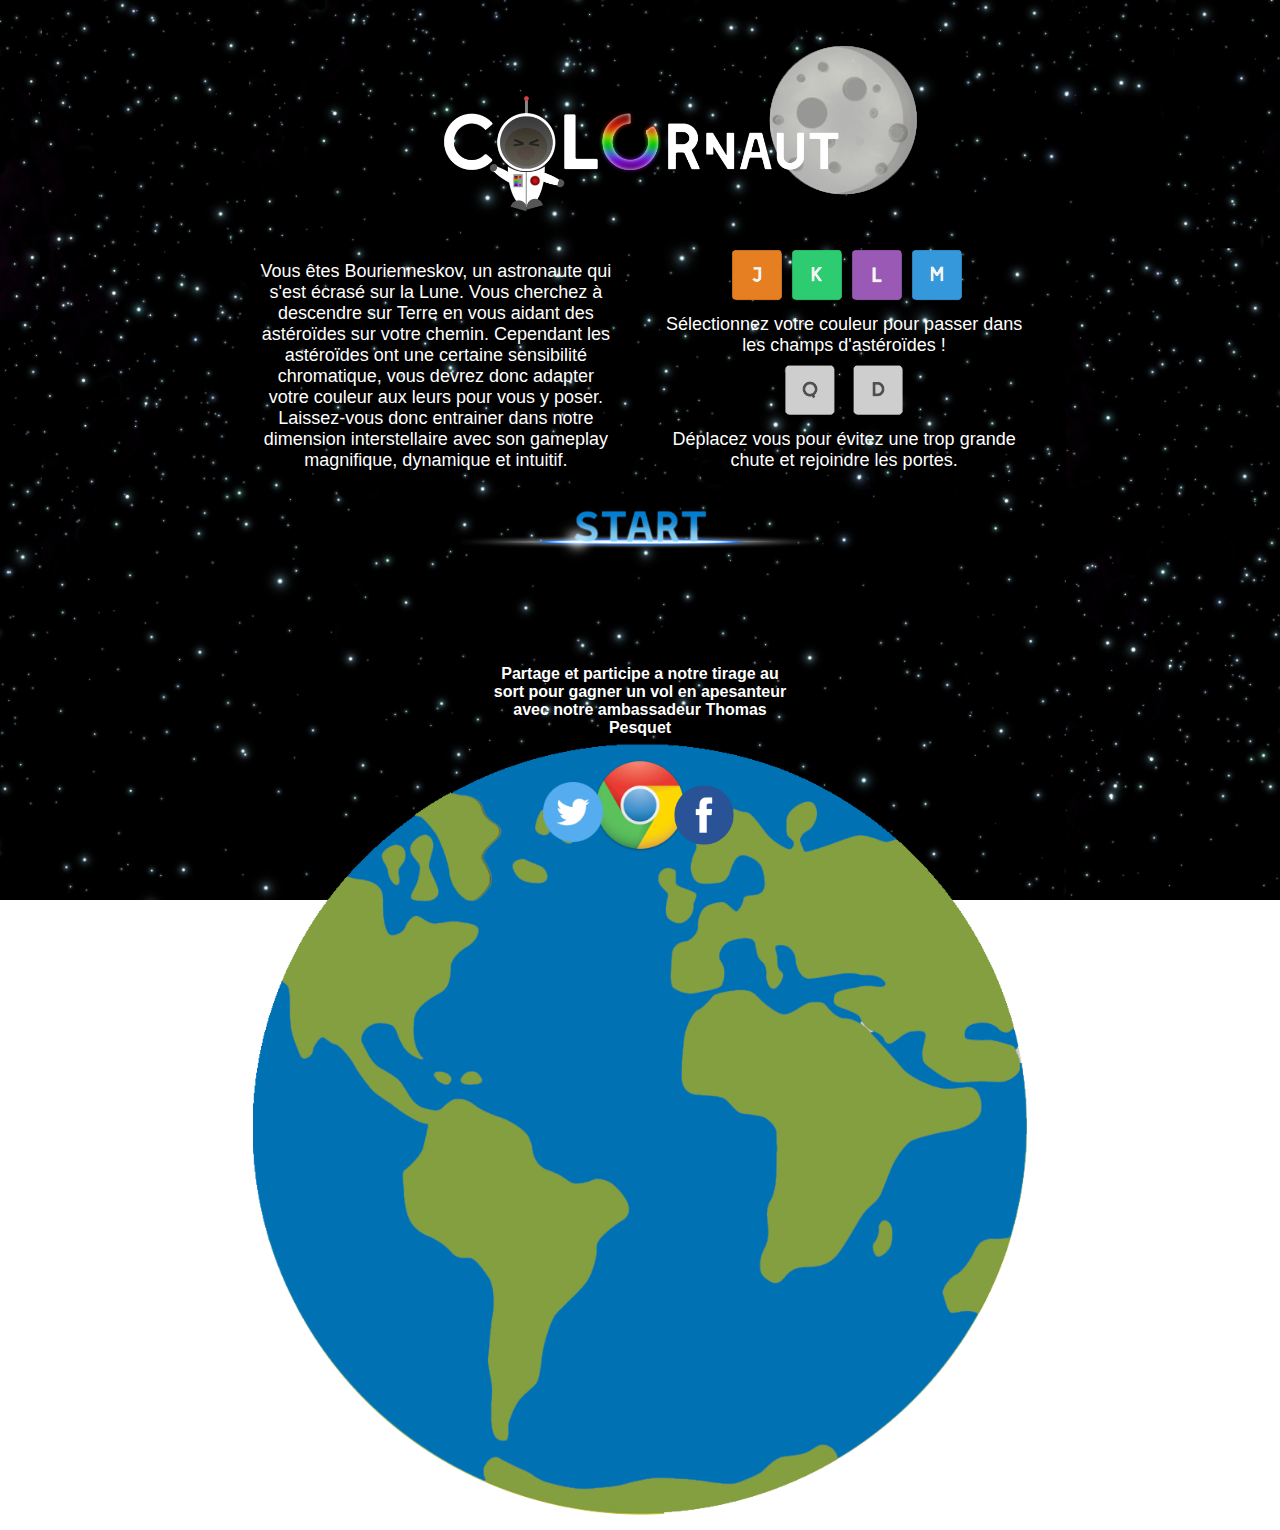
<file: index.html>
<!DOCTYPE html>
<html lang="en">

<head>
  <meta charset="UTF-8">
  <title>HomeNaute</title>
  <link rel="stylesheet" href="styles/style.css">
</head>

<body>
  <!-- Start page -->
  <div class="launch-page">
    <img class="moon" id="moon" src="images/moon.png" alt="Moon" />
    <img class="earth" id="earth" src="images/earth.png" alt="Earth" />
    <img class="chrome" id="chrome" src="images/chrome.png" alt="Chrome logo" />
    <a href="https://www.facebook.com/ColorNaut-139815073215955/" target="_blank"><img class="facebook" id="facebook" src="images/facebook.png" alt="Facebook logo" /></a>
    <a href="https://twitter.com/NautColor" target="_blank"><img class="twitter" id="twitter" src="images/twitter.png" alt="Twitter logo" /></a>
    <div class="launch-page__content" id="start-page-content">
      <!-- App logo -->
      <div class="logo-container">
        <img src="images/logo.png" alt="logo" class="logo">
      </div>
      <!-- Left content -->
      <div class="content-left">
        <p> Vous êtes Bourienneskov, un astronaute qui s'est écrasé sur la Lune. Vous cherchez à descendre sur Terre en vous aidant des astéroïdes sur votre chemin. Cependant les astéroïdes ont une certaine sensibilité chromatique, vous devrez donc adapter votre couleur aux leurs pour vous y poser. </p>
        <p> Laissez-vous donc entrainer dans notre dimension interstellaire avec son gameplay magnifique, dynamique et intuitif.</p>
      </div>
      <!-- Right content -->
      <div class="content-left">
        <div>
          <img src="images/orange.png" alt="colors" class="controls">
          <img src="images/green.png" alt="colors" class="controls">
          <img src="images/purple.png" alt="colors" class="controls">
          <img src="images/blue.png" alt="colors" class="controls correct">
        </div>
        <p class="text">Sélectionnez votre couleur pour passer dans les champs d'astéroïdes !</p>
        <div>
          <img src="images/left.png" alt="moves" class="moves">
          <img src="images/right.png" alt="moves" class="moves">
        </div>
        <p class="text">Déplacez vous pour évitez une trop grande chute et rejoindre les portes.</p>
      </div>

      <!--Start button -->
      <div class="button-start-container">
        <a href="pages/jeu.html" target="_blank">
          <img src="images/button-start.png" alt="Start button" class="btn-start-game" id="btn-start-game">
        </a>
      </div>
    </div>
    <div class="sponsor" id="sponsor">
      Partage et participe a notre tirage au sort pour gagner un vol en apesanteur avec notre ambassadeur Thomas Pesquet
    </div>
  </div>
  <!-- /start-page -->

  <script type="text/javascript" src="../scripts/main.js"></script>
</body>

</html>
</file>
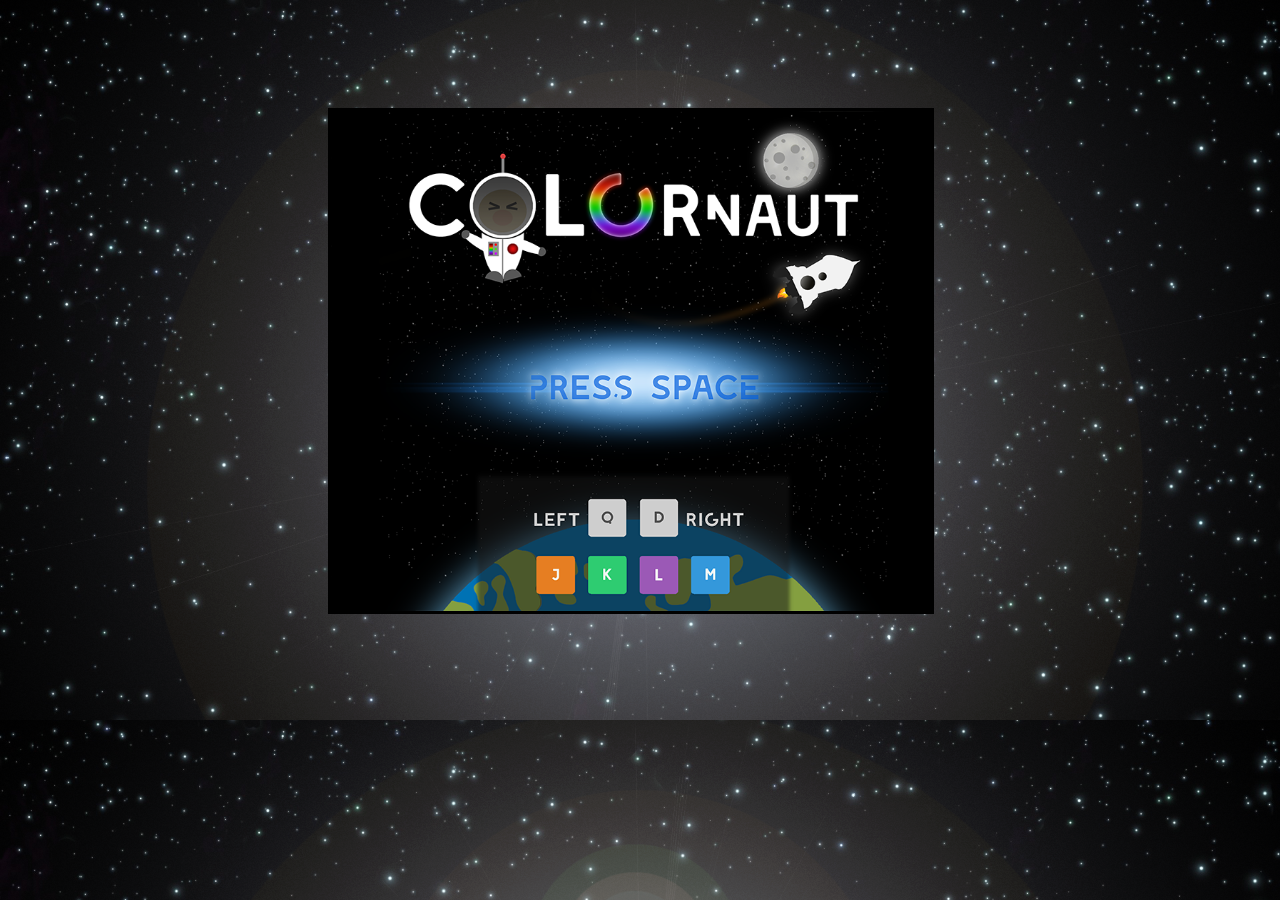
<file: pages/jeu.html>
<!DOCTYPE html>
<html lang="fr">

<head>
  <meta charset="utf-8" />
  <title>Time To ColorNaute</title>
  <link rel="stylesheet" href="../styles/styleJeu.css" />
</head>
  
<body>
  <header></header>
  <div id="gameZone">
    <img src="../images/pressSpace1.png" alt="press Space Bar" id="startImg" />
    <audio id="audioPlayer" src="../sons/spaceGone.mp3" loop="-1"></audio>
    <audio id="audioPlayerWin" src="../sons/circleLaser.mp3"></audio>
    <audio id="audioPlayerLoose" src="../sons/noChance.mp3"></audio>
    <div>
      <span class="counter" id="levelCounter"></span>
      <span class="counter" id="pointsCounter"></span>
      <span class="counter" id="lifeCounter"></span>
    </div>
    <div id="spaceGame"></div>
    <div id="touch"><img src="../images/touch.png" alt="touch"></div>
    <div id="square">
      <img src="../images/astro.png" alt="Hero's game" id="hero" />
    </div>
  </div>

  <script src="../scripts/jeu.js"></script>
  <script src="../scripts/Rectangle.js"></script>
</body>
</html>
</file>
<file: styles/style.css>
* {
  margin: 0;
  padding: 0;
  box-sizing: border-box;
}

body {
  overflow: hidden;
  position: relative;
}


/*************************************************                                                                     LAUNCH PAGE                  

*************************************************/

.launch-page {
  position: relative;
  width: 100vw;
  height: 100vh;
  background-image: url(../images/background-space.jpg);
  background-size: cover;
  background-repeat: no-repeat;
}


/*************************************************                                                                         EARTH

*************************************************/

.launch-page .earth {
  width: 800px;
  height: 800px;
  position: absolute;
  bottom: -70vh;
  left: 50vw;
  transform: translateX(-50%);
  transition: bottom .5s ease-out .2s, left .5s ease-in-out .2s;
}

.launch-page .earth.has-moved {
  bottom: -150%;
}


/*************************************************                                                                        CHROME

*************************************************/

.launch-page .chrome {
  width: 100px;
  height: 100px;
  position: absolute;
  bottom: 5vh;
  left: 50vw;
  transform: translateX(-50%);
  transition: bottom .5s ease-in .3s, left .5s ease-in .3s;
}

.launch-page .chrome.has-moved {
  bottom: -150%;
}


/*************************************************                                                                        FACEBOOK

*************************************************/

.launch-page .facebook {
  width: 80px;
  height: 80px;
  position: absolute;
  bottom: 5vh;
  left: 55vw;
  transform: translateX(-50%);
  transition: bottom .5s ease-in .3s, left .5s ease-in .3s;
}

.launch-page .facebook.has-moved {
  bottom: -150%;
}


/*************************************************                                                                        SPONSOR

*************************************************/

.launch-page .sponsor {
  width: 300px;
  height: 100px;
  position: absolute;
  bottom: 15vh;
  left: 50vw;
  transform: translateX(-50%);
  transition: bottom .5s ease-in .3s, left .5s ease-in .3s;
  color: white;
  font-family: Arial, sans-serif;
  font-size: 16px;
  font-weight: bold;
  text-align: center;
}

.launch-page .sponsor.has-moved {
  bottom: -150%;
}


/*************************************************                                                                        TWITTER

*************************************************/

.launch-page .twitter {
  width: 60px;
  height: 60px;
  position: absolute;
  bottom: 6.5vh;
  left: 44.8vw;
  transform: translateX(-50%);
  transition: bottom .5s ease-in .3s, left .5s ease-in .3s;
}

.launch-page .twitter.has-moved {
  bottom: -150%;
}


/*************************************************                                                                         MOON

*************************************************/

.launch-page .moon {
  width: 150px;
  height: 150px;
  position: absolute;
  top: 5vh;
  left: 60vw;
  transition: top .5s ease-in-out 0s, left .5s ease-in-out 0s;
}

.launch-page .moon.has-moved {
  top: -100%;
  left: 90vw;
}

.launch-page__content {
  position: absolute;
  color: white;
  font-family: Arial, sans-serif;
  font-size: 18px;
  top: 37%;
  left: 50%;
  width: 70vw;
  /*background:
rgba(203,203,203,0.8);*/
  transform: translateY(-50%) translateX(-50%);
  text-align: center;
  border-radius: 10px;
  transition: opacity .5s ease-in-out 0s;
}

correct {
  border-radius: 2px;
}

.launch-page__content.opacity0 {
  opacity: 0;
}

.launch-page__content.hidden {
  display: none;
}

.launch-page__content .content-left,
.launch-page__content .content-right {
  display: inline-block;
  width: 40%;
  margin: 0 2.5%;
}

.launch-page__content .logo {
  max-width: 50%;
}

.launch-page__content .btn-start-game {
  max-width: 40%;
  cursor: pointer;
}

.content-left .controls {
  height: 50px;
  width: 50px;
  margin-left: 5px;
}

.text {
  margin: 1vh auto;
}

.moves {
  height: 50px;
  width: 50px;
  margin: auto 0.5vw;
  border-radius: 2px;
}


/*************************************************                                                                       GAME SCREEN

*************************************************/


/*

.game-screen {
  position: absolute;
  top: 50%;
  left: 50%;
  width: 30%;
  height: 70%;
  transform: translateX(-50%) translateY(-50%);
  background: blue;
  z-index: -1;
  opacity: 0;
  transition: z-index .5s ease-in-out 0s, opacity .5s ease-in-out 0s;
}

.game-screen.show {
  z-index: 1;
  opacity: 1;
}  

*/


/*************************************************                                                                       RIGHTS

*************************************************/


/*

font : 

- LEIXO DEMO
designed by phitradesign 2017
all rights reserved © ;
-
</file>
<file: styles/styleJeu.css>
body {
  background-image: url(../images/background-spaceHalo.png);
  background-size: cover;
}

#gameZone {
  border: solid #999999;
  position: absolute;
  width: 600px;
  height: 500px;
  margin-top: 100px;
  margin-left: 25%;
  border: solid;
  overflow: hidden;
  background-image: url(../images/backgroundSpace.png);
  background-size: 600px, 500px;
  background-position: center;
  z-index: 1;
}

#touch >img {
  position: absolute;
  width: 600px;
  top: 450px;
  margin-left: auto;
  margin-right: auto;
}

#spaceGame {
  position: relative;
}

#levelCounter {
  margin-right: 40px;
  margin-left: 40px;
  color: dodgerblue;
  font-family: sans-serif;
  font-weight: bold;
  text-align: center;
}

#lifeCounter {
  margin-left: 100px;
  color: dodgerblue;
  font-family: sans-serif;
  font-weight: bold;
  text-align: center;
}

#pointsCounter {
  margin-right: 40px;
  margin-left: 135px;
  width: 600px;
  color: dodgerblue;
  font-family: sans-serif;
  font-weight: bold;
  text-align: center;
}

.counter > span {
  position: absolute;
  display: inline-block;
}

#startImg {
  position: absolute;
  display: block;
  width: 600px;
  height: 500px;
  z-index: 100;
  transition: 0.2s linear;
}

#gameOverImg {
  display: none;
}

#square {
  width: 30px;
  background: grey;
  height: 30px;
  position: absolute;
  z-index: 3;
  border-radius: 50%;
  left: 0;
  border: black solid 3px;
  -webkit-transition: 0.2s linear;
  transition: 0.2s linear;
}

#hero {
  width: 30px;
  height: 30px;
}
</file>
